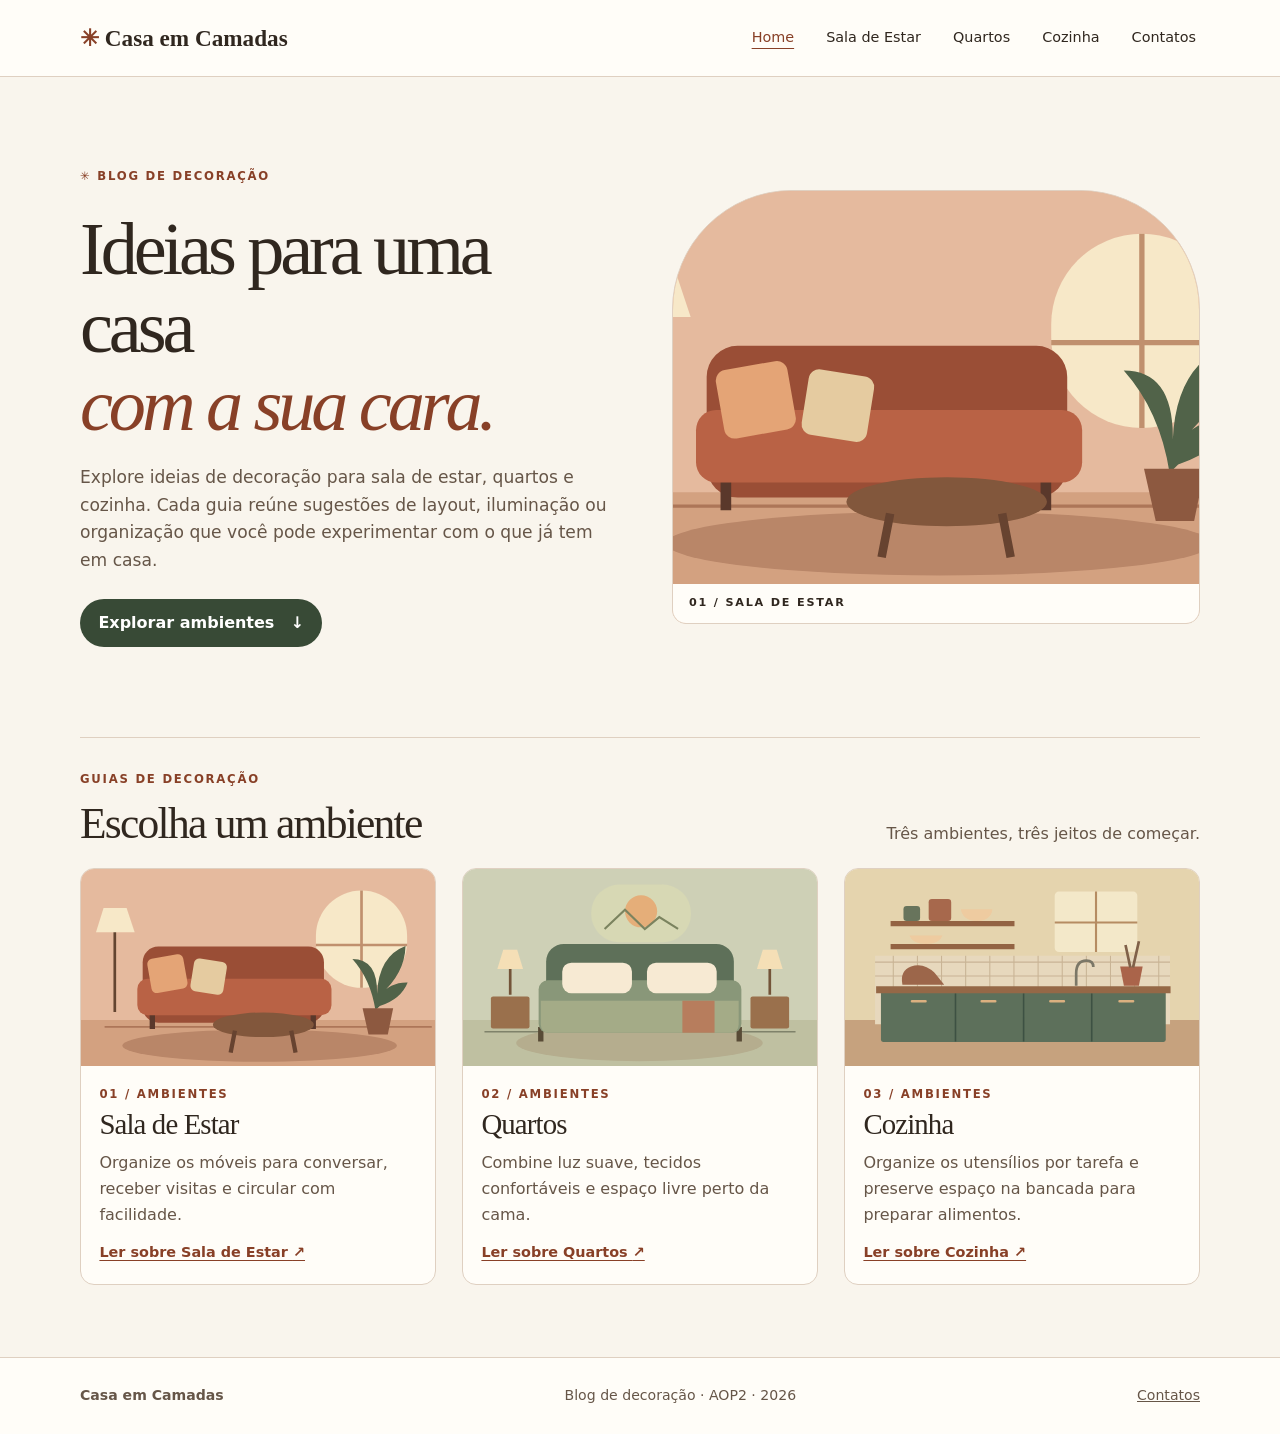
<file: index.html>
<!DOCTYPE html>
<html lang="pt-BR">
<head>
  <meta charset="utf-8">
  <meta name="viewport" content="width=device-width, initial-scale=1">
  <meta name="description" content="Ideias de decoração para sala de estar, quartos e cozinha.">
  <title>Home | Casa em Camadas</title>
  <link rel="stylesheet" href="estilo.css">
</head>
<body>
  <a class="skip" href="#conteudo">Ir ao conteúdo</a>
  <header class="topo">
    <div class="limite topo-interno">
      <a class="marca" href="index.html"><span aria-hidden="true">✳</span> Casa em Camadas</a>
      <nav aria-label="Menu principal"><a href="index.html" aria-current="page">Home</a><a href="sala.html">Sala de Estar</a><a href="quartos.html">Quartos</a><a href="cozinha.html">Cozinha</a><a href="contatos.html">Contatos</a></nav>
    </div>
  </header>
  <main id="conteudo" class="limite">

  <section class="abertura" aria-labelledby="titulo">
    <div class="abertura-texto">
      <p class="etiqueta"><span aria-hidden="true">✳</span> BLOG DE DECORAÇÃO</p>
      <h1 id="titulo">Ideias para uma casa <em>com a sua cara.</em></h1>
      <p>Explore ideias de decoração para sala de estar, quartos e cozinha. Cada guia reúne sugestões de layout, iluminação ou organização que você pode experimentar com o que já tem em casa.</p>
      <a class="botao" href="#destaques">Explorar ambientes <span aria-hidden="true">↓</span></a>
    </div>
    <figure class="abertura-arte"><img src="sala.svg" alt="" width="660" height="368"><figcaption>01 / SALA DE ESTAR</figcaption></figure>
  </section>
  <section id="destaques" class="destaques" aria-labelledby="titulo-destaques">
    <div class="linha-titulo"><div><p class="etiqueta">GUIAS DE DECORAÇÃO</p><h2 id="titulo-destaques">Escolha um ambiente</h2></div><p>Três ambientes, três jeitos de começar.</p></div>
    <div class="grade">
    <article class="cartao">
      <a class="foto-link" href="sala.html" aria-label="Ler sobre Sala de Estar"><img src="sala.svg" alt="Ilustração de uma sala com sofá terracota, mesa de centro e uma planta ao lado da janela" width="660" height="368"></a>
      <div class="cartao-texto"><p class="etiqueta">01 / AMBIENTES</p><h3><a href="sala.html">Sala de Estar</a></h3><p>Organize os móveis para conversar, receber visitas e circular com facilidade.</p><a class="seta" href="sala.html">Ler sobre Sala de Estar <span aria-hidden="true">↗</span></a></div>
    </article>
    <article class="cartao">
      <a class="foto-link" href="quartos.html" aria-label="Ler sobre Quartos"><img src="quartos.svg" alt="Ilustração de um quarto com cama verde, travesseiros claros e luminárias nas laterais" width="660" height="368"></a>
      <div class="cartao-texto"><p class="etiqueta">02 / AMBIENTES</p><h3><a href="quartos.html">Quartos</a></h3><p>Combine luz suave, tecidos confortáveis e espaço livre perto da cama.</p><a class="seta" href="quartos.html">Ler sobre Quartos <span aria-hidden="true">↗</span></a></div>
    </article>
    <article class="cartao">
      <a class="foto-link" href="cozinha.html" aria-label="Ler sobre Cozinha"><img src="cozinha.svg" alt="Ilustração de uma cozinha com armários verdes, prateleiras de madeira e utensílios sobre a bancada" width="660" height="368"></a>
      <div class="cartao-texto"><p class="etiqueta">03 / AMBIENTES</p><h3><a href="cozinha.html">Cozinha</a></h3><p>Organize os utensílios por tarefa e preserve espaço na bancada para preparar alimentos.</p><a class="seta" href="cozinha.html">Ler sobre Cozinha <span aria-hidden="true">↗</span></a></div>
    </article>
    </div>
  </section>
  </main>
  <footer class="rodape">
    <div class="limite rodape-interno"><strong>Casa em Camadas</strong><span>Blog de decoração · AOP2 · 2026</span><a href="contatos.html">Contatos</a></div>
  </footer>
</body>
</html>
</file>
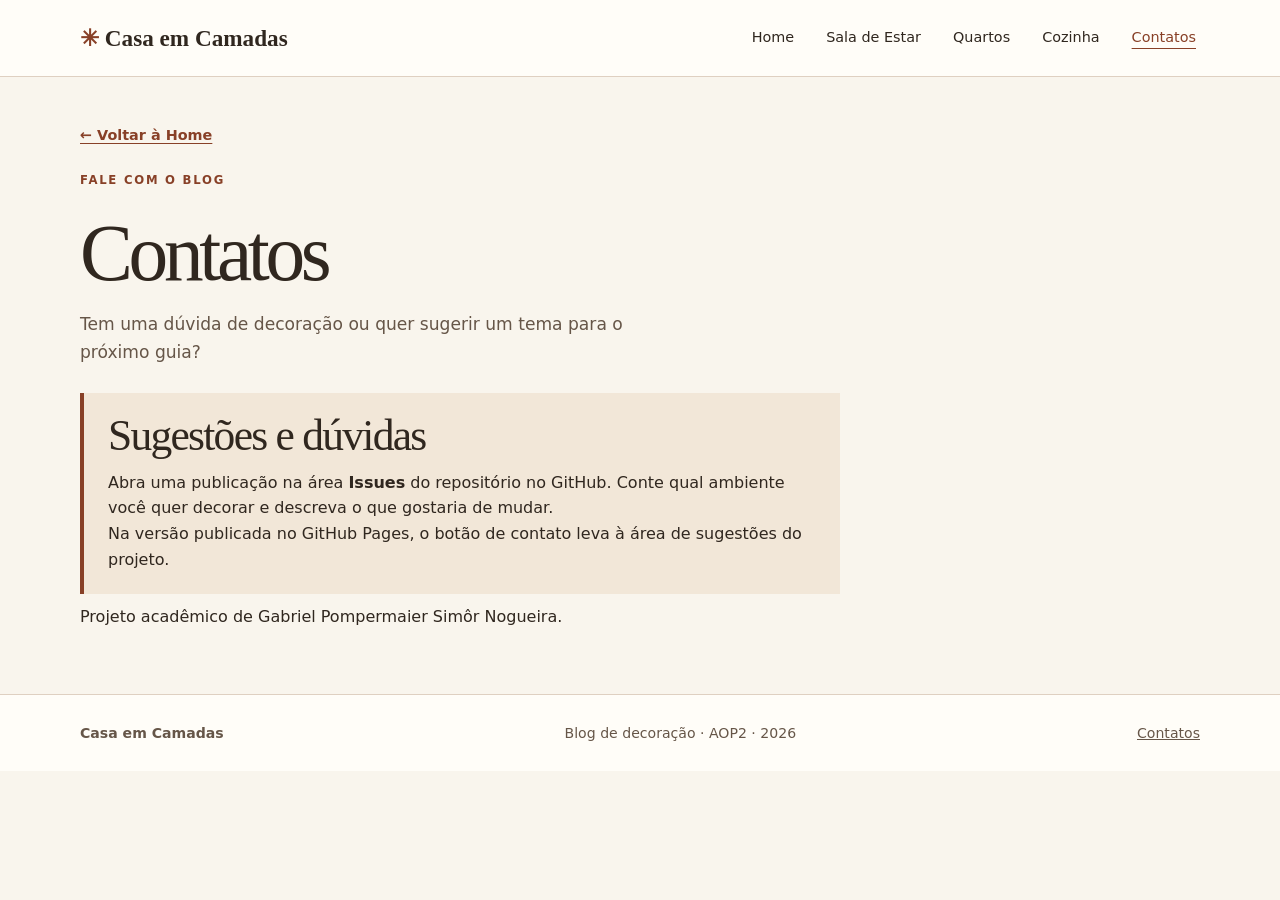
<file: contatos.html>
<!DOCTYPE html>
<html lang="pt-BR">
<head>
  <meta charset="utf-8">
  <meta name="viewport" content="width=device-width, initial-scale=1">
  <meta name="description" content="Envie sugestões e dúvidas para o blog Casa em Camadas.">
  <title>Contatos | Casa em Camadas</title>
  <link rel="stylesheet" href="estilo.css">
</head>
<body>
  <a class="skip" href="#conteudo">Ir ao conteúdo</a>
  <header class="topo">
    <div class="limite topo-interno">
      <a class="marca" href="index.html"><span aria-hidden="true">✳</span> Casa em Camadas</a>
      <nav aria-label="Menu principal"><a href="index.html">Home</a><a href="sala.html">Sala de Estar</a><a href="quartos.html">Quartos</a><a href="cozinha.html">Cozinha</a><a href="contatos.html" aria-current="page">Contatos</a></nav>
    </div>
  </header>
  <main id="conteudo" class="limite">

  <section class="guia contato">
    <a class="voltar" href="index.html">← Voltar à Home</a>
    <header class="guia-topo"><p class="etiqueta">FALE COM O BLOG</p><h1>Contatos</h1><p>Tem uma dúvida de decoração ou quer sugerir um tema para o próximo guia?</p></header>
    <div class="pratica">
      <h2>Sugestões e dúvidas</h2>
      <p>Abra uma publicação na área <strong>Issues</strong> do repositório no GitHub. Conte qual ambiente você quer decorar e descreva o que gostaria de mudar.</p>
      <a class="botao" id="canal" hidden>Enviar sugestão pelo GitHub <span aria-hidden="true">↗</span></a>
      <p id="canal-ajuda">Na versão publicada no GitHub Pages, o botão de contato leva à área de sugestões do projeto.</p>
    </div>
    <p class="credito">Projeto acadêmico de Gabriel Pompermaier Simôr Nogueira.</p>
  </section>
  <script>
    const endereco = window.location;
    const conta = endereco.hostname.match(/^([a-z0-9-]+)\.github\.io$/i);
    const projeto = endereco.pathname.split('/')[1];
    if (conta && /^[a-z0-9_.-]+$/i.test(projeto) && !projeto.endsWith('.html')) {
      const canal = document.getElementById('canal');
      canal.href = 'https://github.com/' + conta[1] + '/' + projeto + '/issues/new';
      canal.hidden = false;
      document.getElementById('canal-ajuda').hidden = true;
    }
  </script>
  </main>
  <footer class="rodape">
    <div class="limite rodape-interno"><strong>Casa em Camadas</strong><span>Blog de decoração · AOP2 · 2026</span><a href="contatos.html">Contatos</a></div>
  </footer>
</body>
</html>
</file>
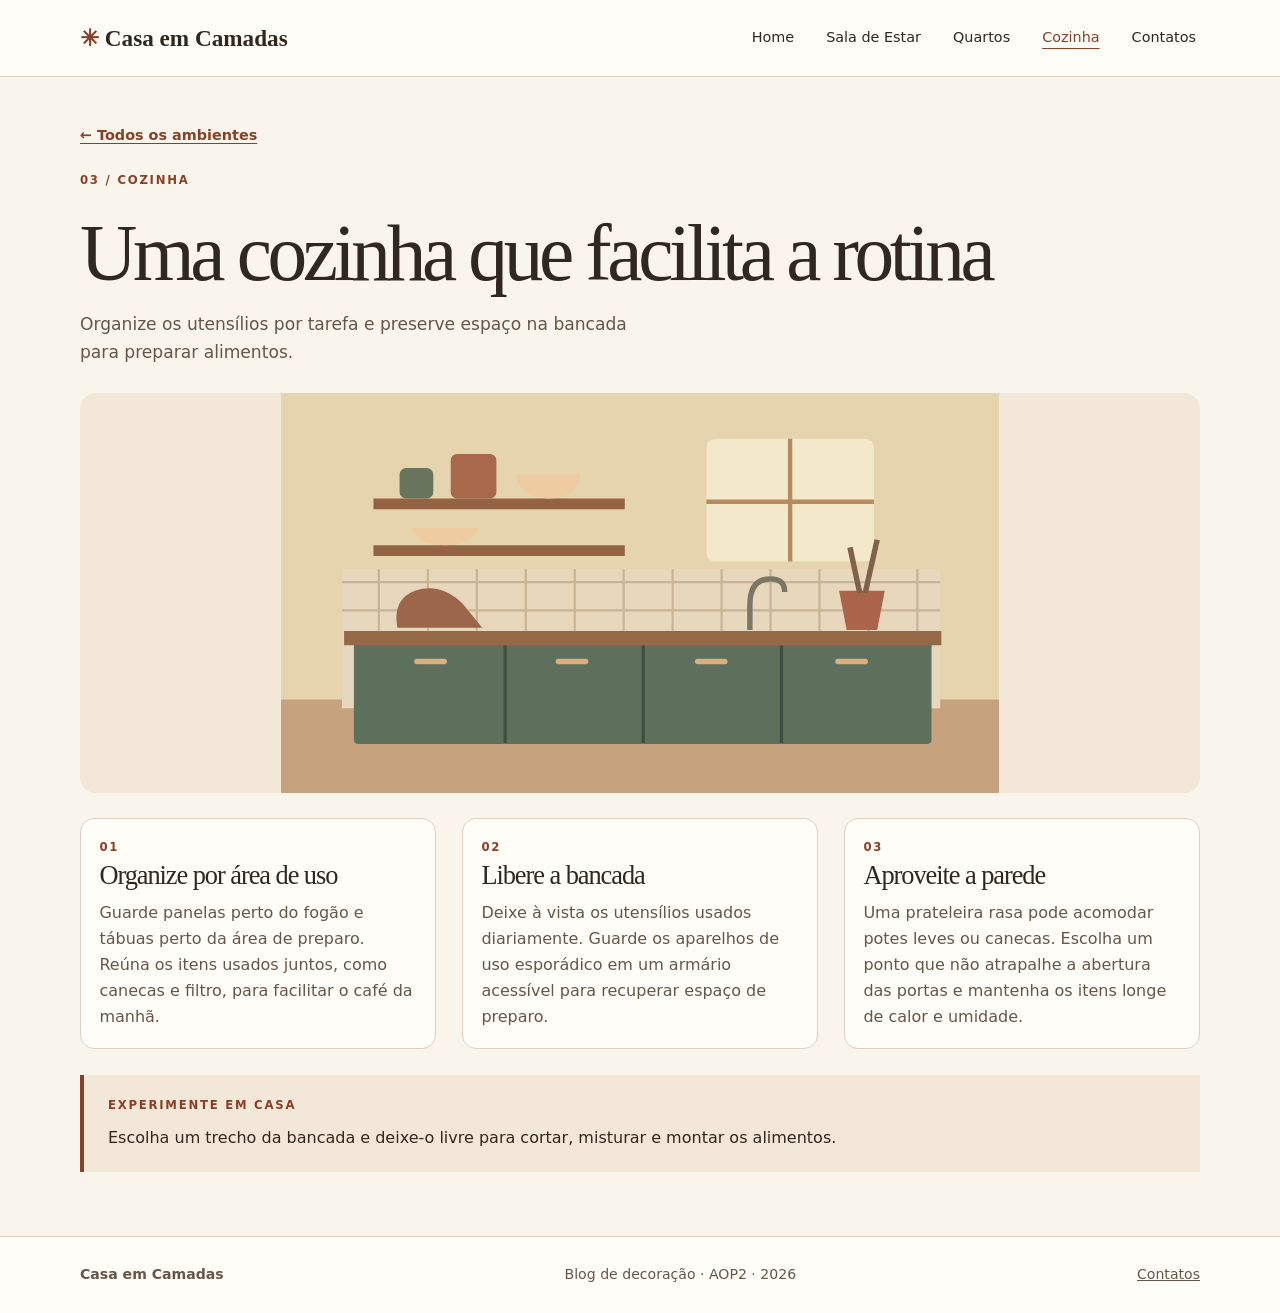
<file: cozinha.html>
<!DOCTYPE html>
<html lang="pt-BR">
<head>
  <meta charset="utf-8">
  <meta name="viewport" content="width=device-width, initial-scale=1">
  <meta name="description" content="Organize os utensílios por tarefa e preserve espaço na bancada para preparar alimentos.">
  <title>Cozinha | Casa em Camadas</title>
  <link rel="stylesheet" href="estilo.css">
</head>
<body>
  <a class="skip" href="#conteudo">Ir ao conteúdo</a>
  <header class="topo">
    <div class="limite topo-interno">
      <a class="marca" href="index.html"><span aria-hidden="true">✳</span> Casa em Camadas</a>
      <nav aria-label="Menu principal"><a href="index.html">Home</a><a href="sala.html">Sala de Estar</a><a href="quartos.html">Quartos</a><a href="cozinha.html" aria-current="page">Cozinha</a><a href="contatos.html">Contatos</a></nav>
    </div>
  </header>
  <main id="conteudo" class="limite">

  <article class="guia">
    <a class="voltar" href="index.html#destaques">← Todos os ambientes</a>
    <header class="guia-topo"><p class="etiqueta">03 / COZINHA</p><h1>Uma cozinha que facilita a rotina</h1><p>Organize os utensílios por tarefa e preserve espaço na bancada para preparar alimentos.</p></header>
    <figure class="guia-arte"><img src="cozinha.svg" alt="Ilustração de uma cozinha com armários verdes, prateleiras de madeira e utensílios sobre a bancada" width="660" height="368"></figure>
    <div class="grade dicas"><section class="dica"><p class="etiqueta">01</p><h2>Organize por área de uso</h2><p>Guarde panelas perto do fogão e tábuas perto da área de preparo. Reúna os itens usados juntos, como canecas e filtro, para facilitar o café da manhã.</p></section><section class="dica"><p class="etiqueta">02</p><h2>Libere a bancada</h2><p>Deixe à vista os utensílios usados diariamente. Guarde os aparelhos de uso esporádico em um armário acessível para recuperar espaço de preparo.</p></section><section class="dica"><p class="etiqueta">03</p><h2>Aproveite a parede</h2><p>Uma prateleira rasa pode acomodar potes leves ou canecas. Escolha um ponto que não atrapalhe a abertura das portas e mantenha os itens longe de calor e umidade.</p></section></div>
    <aside class="pratica"><p class="etiqueta">EXPERIMENTE EM CASA</p><p>Escolha um trecho da bancada e deixe-o livre para cortar, misturar e montar os alimentos.</p></aside>
  </article>
  </main>
  <footer class="rodape">
    <div class="limite rodape-interno"><strong>Casa em Camadas</strong><span>Blog de decoração · AOP2 · 2026</span><a href="contatos.html">Contatos</a></div>
  </footer>
</body>
</html>
</file>
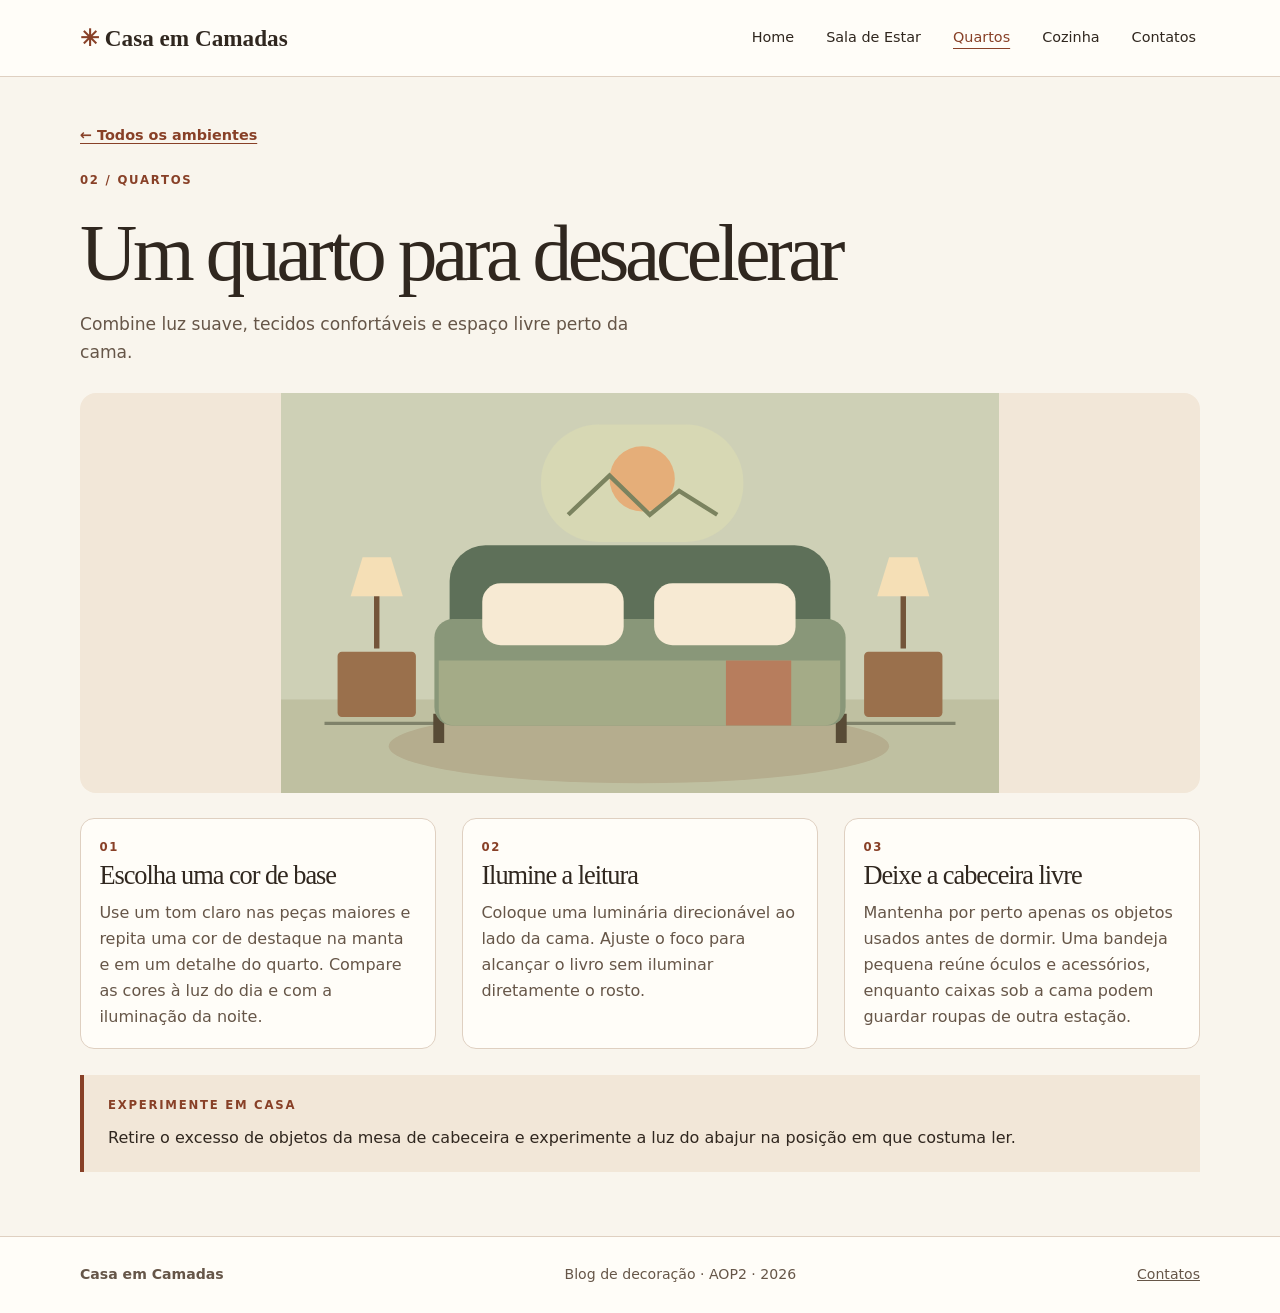
<file: quartos.html>
<!DOCTYPE html>
<html lang="pt-BR">
<head>
  <meta charset="utf-8">
  <meta name="viewport" content="width=device-width, initial-scale=1">
  <meta name="description" content="Combine luz suave, tecidos confortáveis e espaço livre perto da cama.">
  <title>Quartos | Casa em Camadas</title>
  <link rel="stylesheet" href="estilo.css">
</head>
<body>
  <a class="skip" href="#conteudo">Ir ao conteúdo</a>
  <header class="topo">
    <div class="limite topo-interno">
      <a class="marca" href="index.html"><span aria-hidden="true">✳</span> Casa em Camadas</a>
      <nav aria-label="Menu principal"><a href="index.html">Home</a><a href="sala.html">Sala de Estar</a><a href="quartos.html" aria-current="page">Quartos</a><a href="cozinha.html">Cozinha</a><a href="contatos.html">Contatos</a></nav>
    </div>
  </header>
  <main id="conteudo" class="limite">

  <article class="guia">
    <a class="voltar" href="index.html#destaques">← Todos os ambientes</a>
    <header class="guia-topo"><p class="etiqueta">02 / QUARTOS</p><h1>Um quarto para desacelerar</h1><p>Combine luz suave, tecidos confortáveis e espaço livre perto da cama.</p></header>
    <figure class="guia-arte"><img src="quartos.svg" alt="Ilustração de um quarto com cama verde, travesseiros claros e luminárias nas laterais" width="660" height="368"></figure>
    <div class="grade dicas"><section class="dica"><p class="etiqueta">01</p><h2>Escolha uma cor de base</h2><p>Use um tom claro nas peças maiores e repita uma cor de destaque na manta e em um detalhe do quarto. Compare as cores à luz do dia e com a iluminação da noite.</p></section><section class="dica"><p class="etiqueta">02</p><h2>Ilumine a leitura</h2><p>Coloque uma luminária direcionável ao lado da cama. Ajuste o foco para alcançar o livro sem iluminar diretamente o rosto.</p></section><section class="dica"><p class="etiqueta">03</p><h2>Deixe a cabeceira livre</h2><p>Mantenha por perto apenas os objetos usados antes de dormir. Uma bandeja pequena reúne óculos e acessórios, enquanto caixas sob a cama podem guardar roupas de outra estação.</p></section></div>
    <aside class="pratica"><p class="etiqueta">EXPERIMENTE EM CASA</p><p>Retire o excesso de objetos da mesa de cabeceira e experimente a luz do abajur na posição em que costuma ler.</p></aside>
  </article>
  </main>
  <footer class="rodape">
    <div class="limite rodape-interno"><strong>Casa em Camadas</strong><span>Blog de decoração · AOP2 · 2026</span><a href="contatos.html">Contatos</a></div>
  </footer>
</body>
</html>
</file>
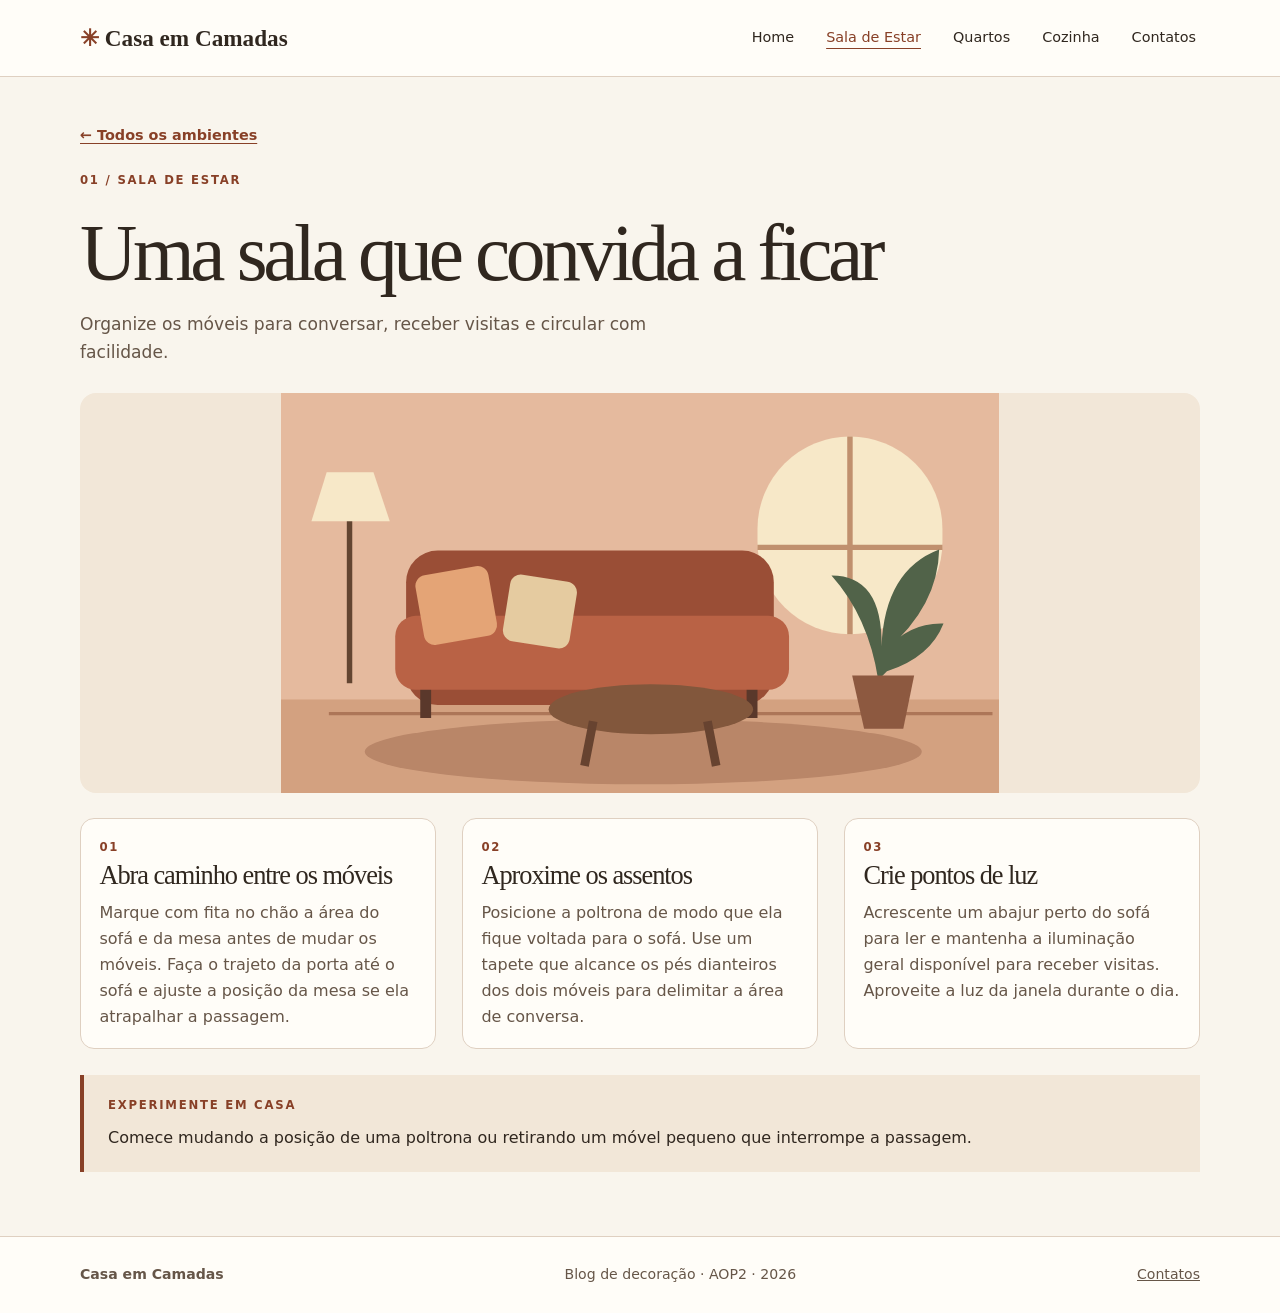
<file: sala.html>
<!DOCTYPE html>
<html lang="pt-BR">
<head>
  <meta charset="utf-8">
  <meta name="viewport" content="width=device-width, initial-scale=1">
  <meta name="description" content="Organize os móveis para conversar, receber visitas e circular com facilidade.">
  <title>Sala de Estar | Casa em Camadas</title>
  <link rel="stylesheet" href="estilo.css">
</head>
<body>
  <a class="skip" href="#conteudo">Ir ao conteúdo</a>
  <header class="topo">
    <div class="limite topo-interno">
      <a class="marca" href="index.html"><span aria-hidden="true">✳</span> Casa em Camadas</a>
      <nav aria-label="Menu principal"><a href="index.html">Home</a><a href="sala.html" aria-current="page">Sala de Estar</a><a href="quartos.html">Quartos</a><a href="cozinha.html">Cozinha</a><a href="contatos.html">Contatos</a></nav>
    </div>
  </header>
  <main id="conteudo" class="limite">

  <article class="guia">
    <a class="voltar" href="index.html#destaques">← Todos os ambientes</a>
    <header class="guia-topo"><p class="etiqueta">01 / SALA DE ESTAR</p><h1>Uma sala que convida a ficar</h1><p>Organize os móveis para conversar, receber visitas e circular com facilidade.</p></header>
    <figure class="guia-arte"><img src="sala.svg" alt="Ilustração de uma sala com sofá terracota, mesa de centro e uma planta ao lado da janela" width="660" height="368"></figure>
    <div class="grade dicas"><section class="dica"><p class="etiqueta">01</p><h2>Abra caminho entre os móveis</h2><p>Marque com fita no chão a área do sofá e da mesa antes de mudar os móveis. Faça o trajeto da porta até o sofá e ajuste a posição da mesa se ela atrapalhar a passagem.</p></section><section class="dica"><p class="etiqueta">02</p><h2>Aproxime os assentos</h2><p>Posicione a poltrona de modo que ela fique voltada para o sofá. Use um tapete que alcance os pés dianteiros dos dois móveis para delimitar a área de conversa.</p></section><section class="dica"><p class="etiqueta">03</p><h2>Crie pontos de luz</h2><p>Acrescente um abajur perto do sofá para ler e mantenha a iluminação geral disponível para receber visitas. Aproveite a luz da janela durante o dia.</p></section></div>
    <aside class="pratica"><p class="etiqueta">EXPERIMENTE EM CASA</p><p>Comece mudando a posição de uma poltrona ou retirando um móvel pequeno que interrompe a passagem.</p></aside>
  </article>
  </main>
  <footer class="rodape">
    <div class="limite rodape-interno"><strong>Casa em Camadas</strong><span>Blog de decoração · AOP2 · 2026</span><a href="contatos.html">Contatos</a></div>
  </footer>
</body>
</html>
</file>
<file: estilo.css>
:root{color-scheme:light;--fundo:#f9f5ed;--papel:#fffdf8;--tinta:#30271f;--suave:#665648;--linha:#dfd0c1;--acento:#884027;--claro:#f2e7d8;--verde:#384a36}
*{box-sizing:border-box}
body{margin:0;background:var(--fundo);color:var(--tinta);font:1rem/1.62 system-ui,sans-serif}
h1,h2,h3,p,figure{margin:0}
h1,h2,h3,.marca{font-family:Georgia,serif;line-height:1.05}
h1{font-size:clamp(2.8rem,5.8vw,5.4rem);font-weight:400;letter-spacing:-.055em}
h2{font-size:clamp(1.9rem,3.4vw,3rem);font-weight:400;letter-spacing:-.04em}
h3{font-size:1.8rem;font-weight:400;letter-spacing:-.03em}
a{color:inherit}
a:focus-visible{outline:3px solid #96401f;outline-offset:4px}
[hidden]{display:none!important}
img{display:block;width:100%;height:auto}
.limite{width:min(1120px,calc(100% - 48px));margin-inline:auto}
.topo{border-bottom:1px solid var(--linha);background:var(--papel)}
.topo-interno,.rodape-interno{display:flex;justify-content:space-between;align-items:center;gap:18px;min-height:76px}
.marca{font-size:1.45rem;text-decoration:none;font-weight:bold;white-space:nowrap}
.marca span,.etiqueta span{color:var(--acento)}
nav{display:flex;gap:clamp(.3rem,2vw,1.5rem);flex-wrap:wrap}
nav a{font-size:.9rem;text-decoration:none;padding:.35rem .25rem}
nav a:hover,nav a[aria-current=page]{color:var(--acento);text-decoration:underline;text-underline-offset:.4rem}
.skip{position:absolute;left:10px;top:10px;transform:translateY(-150%);background:var(--papel);padding:.5rem 1rem;z-index:1}
.skip:focus{transform:none}
.abertura{display:grid;grid-template-columns:1fr 1fr;align-items:center;gap:clamp(25px,5vw,72px);padding:clamp(40px,7vw,92px) 0}
.abertura h1{margin:.35em 0 .25em}
.abertura h1 em{display:block;color:var(--acento)}
.abertura-texto>p:not(.etiqueta),.guia-topo>p:not(.etiqueta){max-width:53ch;color:var(--suave);font-size:1.07rem}
.etiqueta{font-size:.73rem;font-weight:750;letter-spacing:.15em;color:var(--acento)}
.botao{display:inline-flex;align-items:center;gap:1rem;background:var(--verde);color:white;text-decoration:none;padding:.7rem 1.15rem;border-radius:2rem;font-weight:650;margin-top:1.5rem}
.botao:hover{background:#243723}
.abertura-arte{overflow:hidden;border-radius:120px 120px 14px 14px;background:#e5ba9e;border:1px solid var(--linha)}
.abertura-arte img{aspect-ratio:1.34;object-fit:cover}
.abertura-arte figcaption{padding:.65rem 1rem;background:var(--papel);font-size:.7rem;letter-spacing:.16em;font-weight:700}
.destaques{padding:2rem 0 4.5rem;border-top:1px solid var(--linha)}
.linha-titulo{display:flex;align-items:end;justify-content:space-between;gap:12px;margin-bottom:1.35rem}
.linha-titulo h2,.guia-topo h1{margin-top:.28em}
.linha-titulo>p,.cartao-texto>p:not(.etiqueta),.dica>p:not(.etiqueta){color:var(--suave)}
.grade{display:grid;grid-template-columns:repeat(3,minmax(0,1fr));gap:clamp(12px,2.3vw,26px)}
.cartao,.dica{border:1px solid var(--linha);border-radius:14px;background:var(--papel)}
.foto-link{display:block;overflow:hidden;border-radius:13px 13px 0 0}
.foto-link img{transition:transform .2s}
.foto-link:hover img{transform:scale(1.04)}
.cartao-texto,.dica{padding:1.15rem}
.cartao h3{margin:.3rem 0 .7rem}
.cartao h3 a{text-decoration:none}
.seta,.voltar{display:inline-block;color:var(--acento);font-size:.9rem;font-weight:700;margin-top:.85rem;text-underline-offset:.2rem}
.guia{padding:2.1rem 0 4rem}
.guia-topo{margin:1.45rem 0 1.65rem}
.guia-topo h1{font-size:clamp(2.6rem,6.2vw,5rem);margin-bottom:.19em}
.guia-arte{border-radius:16px;overflow:hidden;background:var(--claro);margin-bottom:1.6rem}
.guia-arte img{max-height:400px;object-fit:contain}
.dica h2{font-size:1.65rem;margin:.35rem 0 .65rem}
.pratica{padding:1.3rem 1.5rem;margin-top:1.6rem;border-left:4px solid var(--acento);background:var(--claro)}
.pratica p+p,.pratica h2+p,.credito{margin-top:.65rem}
.contato{max-width:760px;min-height:65vh}
.rodape{border-top:1px solid var(--linha);background:var(--papel);color:var(--suave)}
.rodape-interno{font-size:.88rem;flex-wrap:wrap;padding:1rem 0}
@media(max-width:760px){.limite{width:calc(100% - 32px)}.topo-interno{align-items:flex-start;flex-direction:column;gap:.4rem;padding:.9rem 0}.abertura{grid-template-columns:1fr}.abertura-arte{border-radius:50px 50px 12px 12px}.abertura-arte img{aspect-ratio:1.75}.linha-titulo{align-items:start;flex-direction:column}.grade{grid-template-columns:1fr}.cartao-texto,.dica{padding:1.2rem}}
@media(prefers-reduced-motion:reduce){.foto-link img{transition:none}}
</file>
